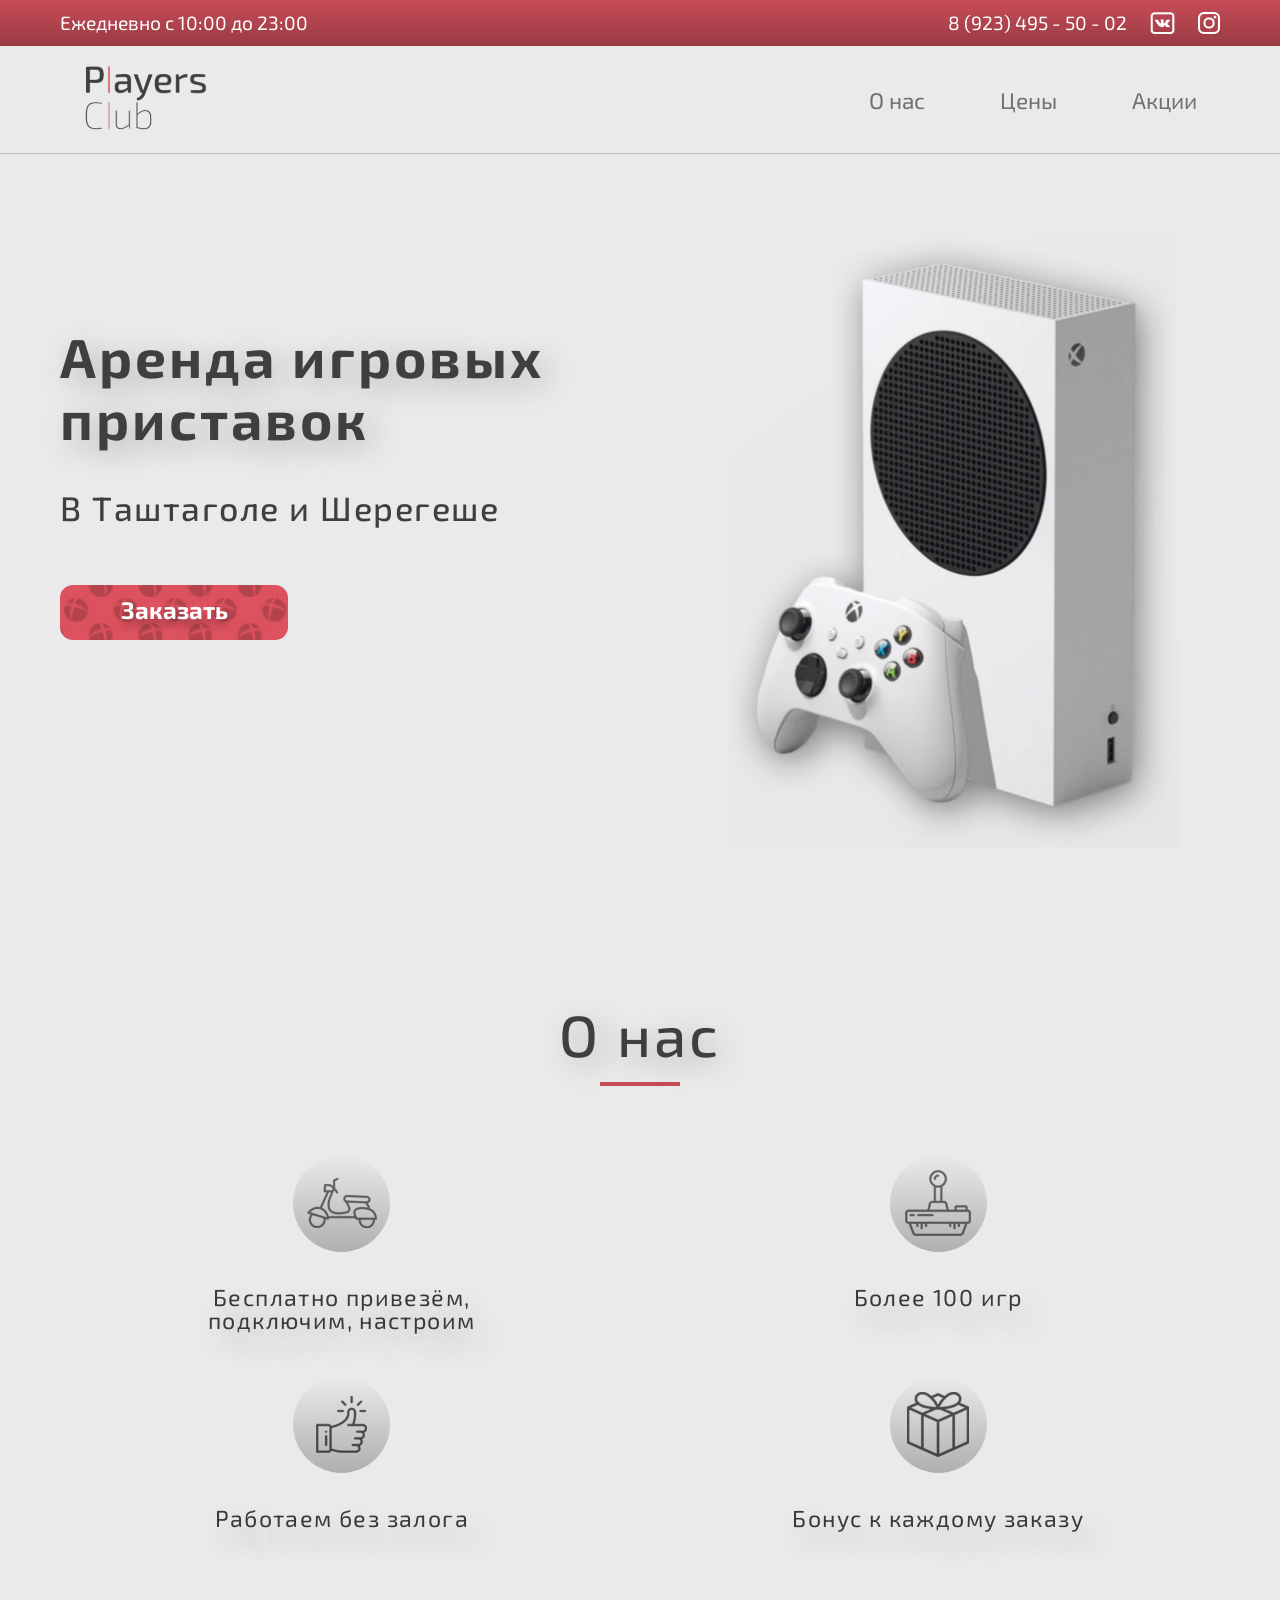
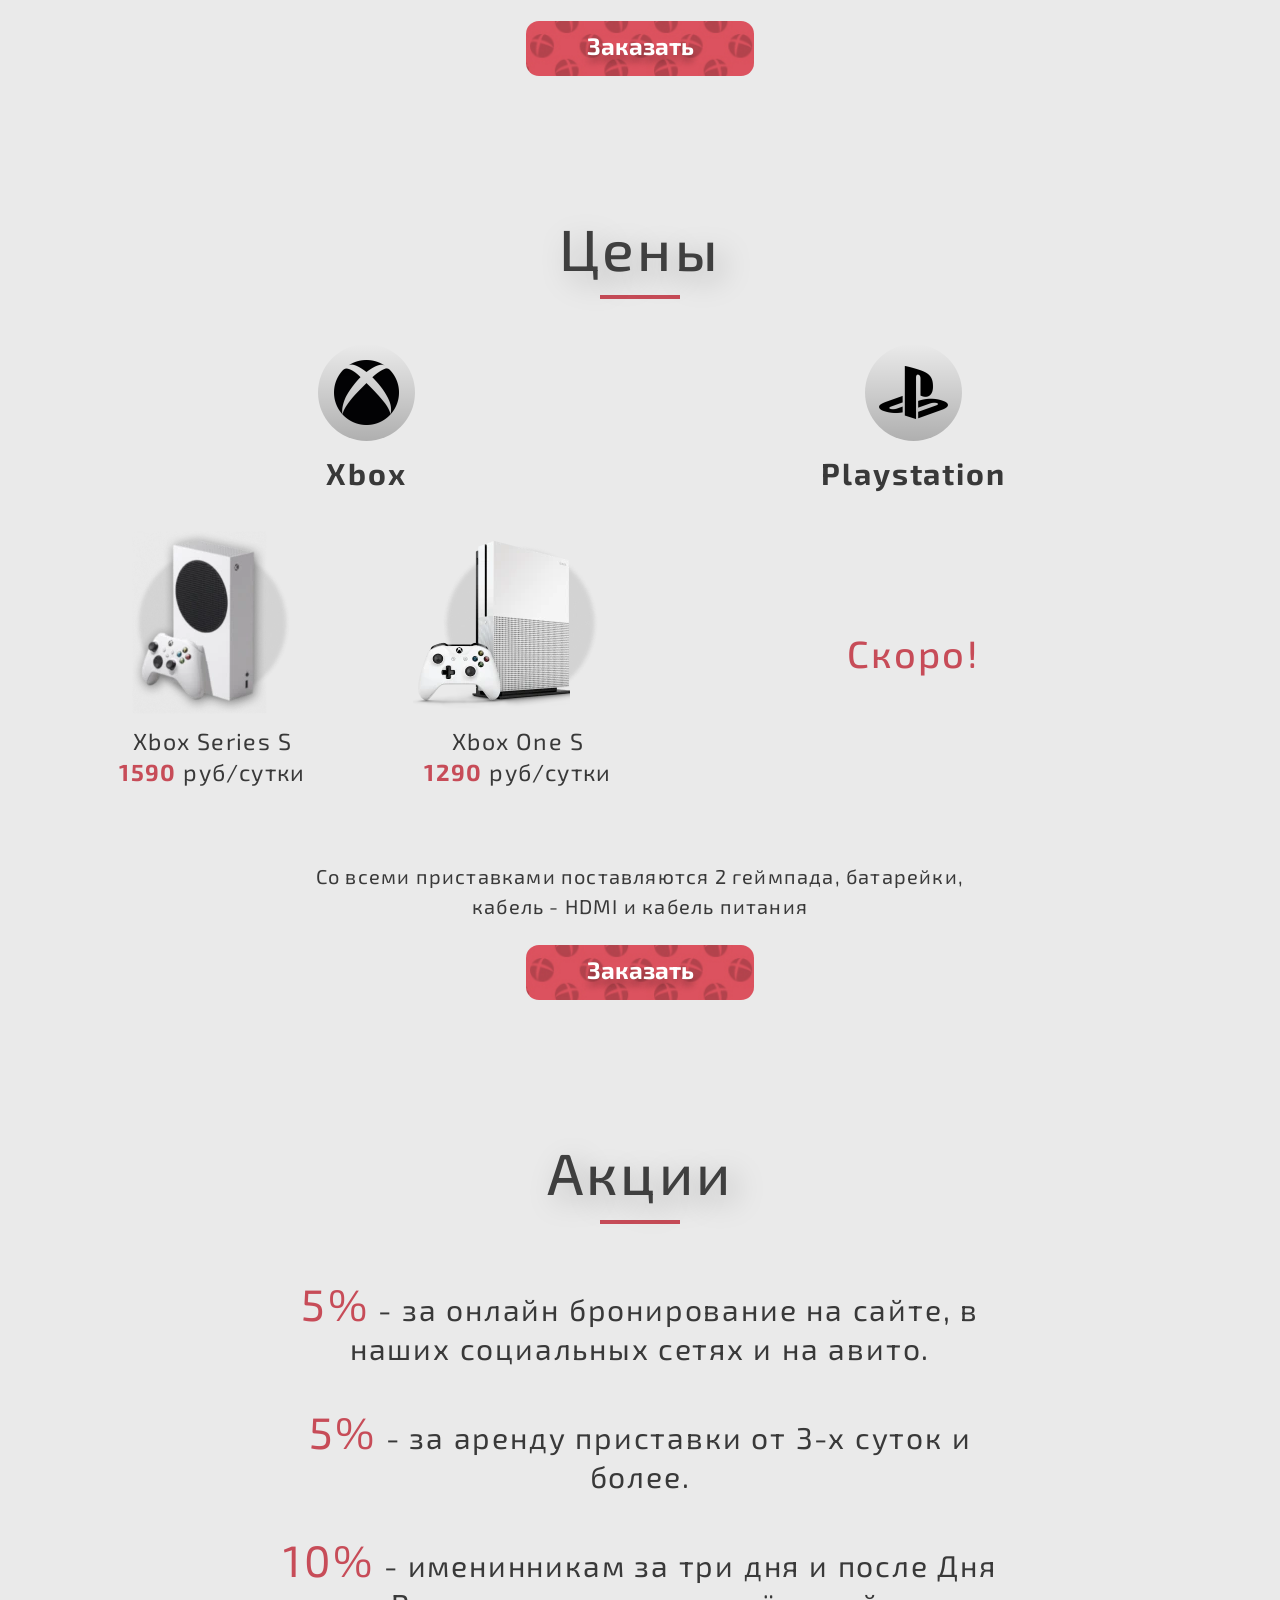
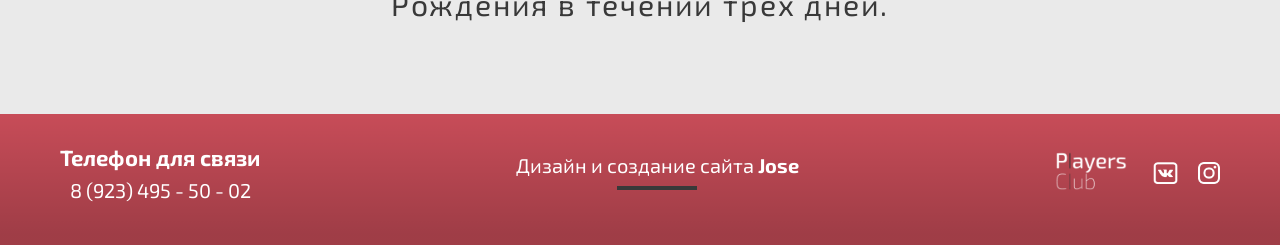
<file: index.html>
<!DOCTYPE html>
<html lang="ru">

<head>
    <meta charset="UTF-8">
    <meta http-equiv="X-UA-Compatible" content="IE=edge">
    <meta name="viewport" content="width=device-width, initial-scale=1.0">
    <link rel="stylesheet" href="css/nullstyle.css">
    <link rel="stylesheet" href="css/style.css">

    <title>Аренда игровых приставок в Таштаголе и Шерегеше</title>
</head>

<body>
    <div class="wrapper">
        <header class="header">
            <div class="header__supheader supheader">
                <div class="supheader__container">
                    <div class="supheader__wrap">
                        <div class="supheader__item">
                            <span class="supheader__time">Ежедневно с 10:00 до 23:00</span>
                        </div>
                        <div class="supheader__item">
                            <a href="tel:+79234955002" class="supheader__phone phone">8 (923) 495 - 50 - 02</a>
                            <div class="supheader__social-items social-items">
                                <a href="https://vk.com/pristavkagesh" class="social-items__link">
                                    <picture class="social-items__picture">
                                        <source class="social-items__source" srcset="img/logo/vk-white.webp"
                                            type="image/webp">
                                        <img class="social-items__image" src="img/logo/vk-white.svg" alt="VK link" />
                                    </picture>
                                </a>
                                <a href="https://instagram.com/players_club_geshtasht?igshid=YmMyMTA2M2Y="
                                    class="social-items__link">
                                    <picture class="social-items__picture">
                                        <source class="social-items__source" srcset="img/logo/inst-white.webp"
                                            type="image/webp">
                                        <img class="social-items__image" src="img/logo/inst-white.svg"
                                            alt="Instagram link" />
                                    </picture>
                                </a>
                            </div>
                        </div>
                    </div>
                </div>
            </div>
            <div class="header__subheader subheader">
                <div class="subheader__container">
                    <div class="subheader__wrap">
                        <div class="subheader__item">
                            <a href="#" class="subheader__logo logo">
                                <picture class="logo__picture">
                                    <source class="logo__source" srcset="img/logo/logo-big.webp" type="image/webp">
                                    <img class="logo__image" src="img/logo/logo-big.svg" alt="Players Club" />
                                </picture>
                            </a>
                        </div>
                        <div class="subheader__item">
                            <div class="subheader__box">
                                <ul class="subheader__list">
                                    <li class="subheader__part">
                                        <a href="#about-us" class="subheader__link">О нас</a>
                                    </li>
                                    <li class="subheader__part">
                                        <a href="#price" class="subheader__link">Цены</a>
                                    </li>
                                    <li class="subheader__part">
                                        <a href="#sale" class="subheader__link">Акции</a>
                                    </li>
                                </ul>
                            </div>
                            <div class="subheader__burger burger">
                                <input id="burger" type="checkbox" class="burger__input">
                                <label for="burger" class="burger__label">
                                    <span class="burger__block">
                                        <span class="burger__item"></span>
                                        <span class="burger__item"></span>
                                        <span class="burger__item"></span>
                                    </span>
                                </label>
                                <ul class="burger__list">
                                    <li class="burger__li">
                                        <a href="#about-us" class="burger__link">О нас</a>
                                    </li>
                                    <li class="burger__li">
                                        <a href="#price" class="burger__link">Цены</a>
                                    </li>
                                    <li class="burger__li">
                                        <a href="#sale" class="burger__link">Акции</a>
                                    </li>
                                </ul>
                            </div>
                        </div>
                    </div>
                </div>
            </div>
        </header>
        <main class="main">
            <div class="main__rent rent">
                <div class="rent__container">
                    <div class="rent__wrap">
                        <div class="rent__text-column">
                            <h1 class="rent__title">Аренда игровых приставок</h1>
                            <h2 class="rent__subtitle">В Таштаголе и Шерегеше</h2>
                            <a href="#popup" class="rent__button button">Заказать</a>
                        </div>
                        <div class="rent__pic-column">
                            <div class="rent__box">
                                <picture class="rent__picture">
                                    <source class="rent__source" srcset="img/content/xbox-big.webp" type="image/webp">
                                    <img class="rent__image" src="img/content/xbox-big.svg" alt="Xbox" />
                                </picture>
                            </div>
                        </div>
                    </div>
                </div>
            </div>
            <div id="about-us" class="main__about-us about-us">
                <div class="about-us__container">
                    <div class="about-us__box">
                        <div class="about-us__head-block head-block">
                            <h2 class="head-block__title">О нас</h2>
                            <div class="head-block__decor"></div>
                        </div>
                        <div class="about-us__wrap">
                            <div class="about-us__item">
                                <div class="about-us__round">
                                    <picture class="about-us__picture">
                                        <source class="about-us__source" srcset="img/logo/scooter.webp"
                                            type="image/webp">
                                        <img class="about-us__image" src="img/logo/scooter.svg" alt="Доставка" />
                                    </picture>
                                </div>
                                <span class="about-us__span">Бесплатно привезём,
                                    подключим, настроим</span>
                            </div>
                            <div class="about-us__item">
                                <div class="about-us__round">
                                    <picture class="about-us__picture">
                                        <source class="about-us__source" srcset="img/logo/joystick.webp"
                                            type="image/webp">
                                        <img class="about-us__image" src="img/logo/joystick.svg"
                                            alt="Больше 100 игр!" />
                                    </picture>
                                </div>
                                <span class="about-us__span">Более 100 игр</span>
                            </div>
                            <div class="about-us__item">
                                <div class="about-us__round">
                                    <picture class="about-us__picture">
                                        <source class="about-us__source" srcset="img/logo/like.webp" type="image/webp">
                                        <img class="about-us__image" src="img/logo/like.svg" alt="Без залога" />
                                    </picture>
                                </div>
                                <span class="about-us__span">Работаем без залога</span>
                            </div>
                            <div class="about-us__item">
                                <div class="about-us__round">
                                    <picture class="about-us__picture">
                                        <source class="about-us__source" srcset="img/logo/gift.webp" type="image/webp">
                                        <img class="about-us__image" src="img/logo/gift.svg" alt="Бонус" />
                                    </picture>
                                </div>
                                <span class="about-us__span">Бонус к каждому заказу</span>
                            </div>
                        </div>
                        <a href="#popup" class="about-us__button button">Заказать</a>
                    </div>
                </div>
            </div>
            <div id="price" class="main__price price">
                <div class="price__container">
                    <div class="price__box">
                        <div class="price__head-block head-block">
                            <h2 class="head-block__title">Цены</h2>
                            <div class="head-block__decor"></div>
                        </div>
                        <div class="price__wrap">
                            <div class="price__item">
                                <div class="price__brand-box">
                                    <div class="price__round">
                                        <picture class="price__picture">
                                            <source class="price__source" srcset="img/logo/xbox.webp" type="image/webp">
                                            <img class="price__image" src="img/logo/xbox.svg" alt="Xbox - логотип" />
                                        </picture>
                                    </div>
                                    <span class="price__span">Xbox</span>
                                </div>
                                <div class="price__console-box console-box">
                                    <div class="console-box__item">
                                        <picture class="console-box__picture">
                                            <source class="console-box__source" srcset="img/content/console-one.webp"
                                                type="image/webp">
                                            <img class="console-box__image" src="img/content/console-one.png"
                                                alt="Xbox Series S" />
                                        </picture>
                                        <div class="console-box__descr">
                                            <span class="console-box__span">Xbox Series S</span>
                                            <span class="console-box__span"><span
                                                    class="console-box__span console-box__span-red">1590</span>
                                                руб/сутки</span>
                                        </div>
                                    </div>
                                    <div class="console-box__item">
                                        <picture class="console-box__picture">
                                            <source class="console-box__source" srcset="img/content/console-two.webp"
                                                type="image/webp">
                                            <img class="console-box__image" src="img/content/console-two.png"
                                                alt="Xbox One S" />
                                        </picture>
                                        <div class="console-box__descr">
                                            <span class="console-box__span">Xbox One S</span>
                                            <span class="console-box__span"><span
                                                    class="console-box__span console-box__span-red">1290</span>
                                                руб/сутки</span>
                                        </div>
                                    </div>
                                </div>
                            </div>
                            <div class="price__item">
                                <div class="price__brand-box">
                                    <div class="price__round">
                                        <picture class="price__picture">
                                            <source class="price__source" srcset="img/logo/ps.webp" type="image/webp">
                                            <img class="price__image" src="img/logo/ps.svg"
                                                alt="PlayStation - логотип" />
                                        </picture>
                                    </div>
                                    <span class="price__span">Playstation</span>
                                </div>
                                <div class="price__sony-box sony-box">
                                    <div class="sony-box__item">
                                        <span class="sony-box__coming-soon">Скоро!</span>
                                    </div>
                                </div>
                            </div>
                        </div>
                        <p class="price__text">Со всеми приставками поставляются 2 геймпада, батарейки, кабель - HDMI и
                            кабель питания</p>
                        <a href="#popup" class="price__button button">Заказать</a>
                    </div>
                </div>
            </div>
            <div id="sale" class="main__sale sale">
                <div class="sale__container">
                    <div class="sale__head-block head-block">
                        <h2 class="head-block__title">Акции</h2>
                        <div class="head-block__decor"></div>
                    </div>
                    <p class="sale__text"><span class="sale__span">5%</span> - за онлайн бронирование на сайте, в наших
                        социальных сетях и на авито.</p>
                    <p class="sale__text"><span class="sale__span">5%</span> - за аренду приставки от 3-х суток и более.
                    </p>
                    <p class="sale__text"><span class="sale__span">10%</span> - именинникам за три дня и после Дня
                        Рождения в течении трёх дней.</p>
                </div>
            </div>
            <div id="popup" class="main__popup popup">
                <div class="popup__body">
                    <div class="popup__wrap">
                        <a href="#" class="popup__close close-popup">X</a>
                        <form action="#" class="popup__form form">
                            <div class="form__item">
                                <div class="form__content">
                                    <label for="name" class="form__label">Ваше Имя</label>
                                    <span class="form__decor">*</span>
                                </div>
                                <input required tabindex="1" name="username" placeholder="Введите ваше имя" id="name"
                                    type="text" class="form__input">
                            </div>
                            <div class="form__item">
                                <div class="form__content">
                                    <label for="number" class="form__label">Номер телефона</label>
                                    <span class="form__decor">*</span>
                                </div>
                                <input required tabindex="2" name="usernumber" placeholder="Введите ваш номер телефона"
                                    id="number" type="text" class="form__input">
                            </div>
                            <div class="form__item">
                                <div class="form__content">
                                    <label for="console" class="form__label">Выберите приставку</label>
                                    <span class="form__decor">*</span>
                                </div>
                                <select required tabindex="3" name="console" placeholder="Выберите приставку"
                                    id="console" type="text" class="form__input">
                                    <option value="Xbox Series S" class="form__option">Xbox Series S</option>
                                    <option value="Xbox One S" class="form__option">Xbox One S</option>
                                </select>
                            </div>
                            <div class="form__item">
                                <div class="form__content">
                                    <label for="day" class="form__label">Количество суток</label>
                                    <span class="form__decor">*</span>
                                </div>
                                <select required tabindex="4" name="day" placeholder="Количество суток" id="day"
                                    type="text" class="form__input">
                                    <option value="1" class="form__option">1</option>
                                    <option value="2" class="form__option">2</option>
                                    <option value="3" class="form__option">3 (скидка от 3-ёх дней)</option>
                                    <option value="4" class="form__option">4</option>
                                    <option value="5" class="form__option">5</option>
                                    <option value="6" class="form__option">6</option>
                                    <option value="7" class="form__option">7</option>
                                    <option value="8" class="form__option">8</option>
                                    <option value="9" class="form__option">9</option>
                                    <option value="10" class="form__option">10</option>
                                    <option value="11" class="form__option">11</option>
                                    <option value="12" class="form__option">12</option>
                                    <option value="13" class="form__option">13</option>
                                    <option value="14" class="form__option">14</option>
                                </select>
                            </div>
                            <div class="form__item">
                                <div class="form__content">
                                    <label for="adress" class="form__label">Ваш адрес</label>
                                    <span class="form__decor">*</span>
                                </div>
                                <input required tabindex="5" name="useradress" placeholder="Введите ваш город и адрес"
                                    id="adress" type="text" class="form__input">
                            </div>
                            <button id="popup" class="form__button" type="submit">Заказать</button>
                        </form>
                    </div>
                </div>
            </div>
            <script type="text/javascript" src="js/script.js"></script>
        </main>
        <footer class="footer">
            <div class="footer__container">
                <div class="footer__wrap">
                    <div class="footer__contact-block">
                        <span class="contact__span">Телефон для связи</span>
                        <a href="tel:+79234955002" class="contact__number">8 (923) 495 - 50 - 02</a>
                    </div>
                    <div class="footer__made-by made-by">
                        <span class="made-by__span">Дизайн и создание сайта <span
                                class="made-by__span made-by__span-big">Jose</span></span>
                        <div class="made-by__decor"></div>
                    </div>
                    <div class="footer__links-block links-block">
                        <a href="#" class="links-block__footer-logo footer-logo">
                            <picture class="footer-logo__picture">
                                <source class="footer-logo__source" srcset="img/logo/logo-footer.webp"
                                    type="image/webp">
                                <img class="footer-logo__image" src="img/logo/logo-footer.svg" alt="Players Club" />
                            </picture>
                        </a>
                        <div class="links-block__social">
                            <a href="https://vk.com/pristavkagesh" class="links-block__logo">
                                <picture class="links-block__picture">
                                    <source class="links-block__source" srcset="img/logo/vk-white.webp"
                                        type="image/webp">
                                    <img class="links-block__image" src="img/logo/vk-white.svg" alt="VK" />
                                </picture>
                            </a>
                            <a href="https://instagram.com/players_club_geshtasht?igshid=YmMyMTA2M2Y="
                                class="links-block__logo">
                                <picture class="links-block__picture">
                                    <source class="links-block__source" srcset="img/logo/inst-white.webp"
                                        type="image/webp">
                                    <img class="links-block__image" src="img/logo/inst-white.svg" alt="Instagram" />
                                </picture>
                            </a>
                        </div>
                    </div>
                </div>
            </div>
        </footer>
    </div>
</body>

</html>
</file>
<file: css/nullstyle.css>
*,
*::before,
*::after {
  -webkit-box-sizing: border-box;
          box-sizing: border-box;
  margin: 0;
  padding: 0;
  border: 0;
}

li {
  list-style: none;
}

a {
  color: inherit;
}

a,
a:visited {
  text-decoration: none;
}

a:hover {
  text-decoration: none;
}

h1,
h2,
h3,
h4,
h5,
h6 {
  font-weight: inherit;
  font-size: inherit;
}

img {
  vertical-align: top;
}

body,
html {
  height: 100%;
  line-height: 1;
}
</file>
<file: css/style.css>
@import url("https://fonts.googleapis.com/css2?family=Exo+2:wght@100;200;300;400;500;600;700;800;900&display=swap");
body {
  font-family: 'Exo 2', sans-serif;
  background: #EAEAEA;
}

body.lock {
  overflow: hidden;
}

.wrapper {
  overflow: hidden;
  min-height: 100%;
  display: -webkit-box;
  display: -ms-flexbox;
  display: flex;
  -webkit-box-orient: vertical;
  -webkit-box-direction: normal;
      -ms-flex-direction: column;
          flex-direction: column;
}

.main {
  -webkit-box-flex: 1;
  -ms-flex-positive: 1;
  flex-grow: 1;
}

[class*="__container"] {
  max-width: 1190px;
  padding: 0 15px;
  margin: 0 auto;
}

@media (max-width: 1199.98px) {
  [class*="__container"] {
    max-width: 980px;
  }
}

@media (max-width: 991.98px) {
  [class*="__container"] {
    max-width: 850px;
  }
}

@media (max-width: 767.98px) {
  [class*="__container"] {
    max-width: none;
  }
}

.header {
  position: relative;
}

.header__supheader {
  min-height: 46px;
  padding: 12px 0;
}

.supheader {
  background: -webkit-gradient(linear, left top, left bottom, from(rgba(0, 0, 0, 0)), to(rgba(0, 0, 0, 0.23))), #C74C58;
  background: -webkit-linear-gradient(top, rgba(0, 0, 0, 0) 0%, rgba(0, 0, 0, 0.23) 100%), #C74C58;
  background: -o-linear-gradient(top, rgba(0, 0, 0, 0) 0%, rgba(0, 0, 0, 0.23) 100%), #C74C58;
  background: linear-gradient(180deg, rgba(0, 0, 0, 0) 0%, rgba(0, 0, 0, 0.23) 100%), #C74C58;
}

.supheader__wrap {
  display: -webkit-box;
  display: -ms-flexbox;
  display: flex;
  -ms-flex-wrap: wrap;
      flex-wrap: wrap;
  -webkit-box-align: center;
      -ms-flex-align: center;
          align-items: center;
  -webkit-box-pack: justify;
      -ms-flex-pack: justify;
          justify-content: space-between;
}

.supheader__item {
  display: -webkit-box;
  display: -ms-flexbox;
  display: flex;
  gap: 23px;
  -webkit-box-align: center;
      -ms-flex-align: center;
          align-items: center;
  -webkit-box-pack: justify;
      -ms-flex-pack: justify;
          justify-content: space-between;
}

.supheader__time {
  font-weight: 400;
  font-size: 20px;
  color: #FFFFFF;
}

.supheader__phone {
  display: -webkit-box;
  display: -ms-flexbox;
  display: flex;
}

.supheader__social-items {
  display: -webkit-box;
  display: -ms-flexbox;
  display: flex;
  -ms-flex-wrap: wrap;
      flex-wrap: wrap;
  gap: 23px;
}

.phone {
  font-weight: 400;
  font-size: 20px;
  color: #FFFFFF;
}

.social-items__image {
  max-width: 25px;
  max-height: 22px;
  width: 100%;
  height: 100%;
}

.subheader {
  min-height: 107px;
  padding: 15px 0 14px 0;
  border-bottom: 1px solid #BEBEBE;
}

.subheader__wrap {
  display: -webkit-box;
  display: -ms-flexbox;
  display: flex;
  -webkit-box-align: center;
      -ms-flex-align: center;
          align-items: center;
  -webkit-box-pack: justify;
      -ms-flex-pack: justify;
          justify-content: space-between;
  padding: 0 23px;
}

.subheader__list {
  display: -webkit-box;
  display: -ms-flexbox;
  display: flex;
  gap: 77px;
}

.subheader__link {
  font-weight: 400;
  font-size: 24px;
  color: #707070;
}

.subheader__burger {
  display: none;
}

.burger__input {
  display: none;
}

.burger__input:checked ~ .burger__list {
  top: 0;
  left: 0;
}

.burger__input:checked + .burger__label {
  position: fixed;
  z-index: 200;
  display: -webkit-box;
  display: -ms-flexbox;
  display: flex;
  top: 2rem;
  right: 5rem;
  -webkit-transform: translateX(50%);
      -ms-transform: translateX(50%);
          transform: translateX(50%);
}

.burger__input:checked ~ .burger__label .burger__block {
  width: 35px;
  height: 34px;
}

.burger__input:checked ~ .burger__label .burger__item {
  background: #fff;
}

.burger__input:checked ~ .burger__label .burger__item:nth-child(1) {
  -webkit-transform: rotate(45deg) translate(25px, 19px) scale(1.5);
      -ms-transform: rotate(45deg) translate(25px, 19px) scale(1.5);
          transform: rotate(45deg) translate(25px, 19px) scale(1.5);
  -webkit-transform-origin: right top;
      -ms-transform-origin: right top;
          transform-origin: right top;
}

.burger__input:checked ~ .burger__label .burger__item:nth-child(2) {
  -webkit-transform: scale(0);
      -ms-transform: scale(0);
          transform: scale(0);
}

.burger__input:checked ~ .burger__label .burger__item:nth-child(3) {
  -webkit-transform: rotate(-43deg) translate(-9px, 12px) scale(1.5);
      -ms-transform: rotate(-43deg) translate(-9px, 12px) scale(1.5);
          transform: rotate(-43deg) translate(-9px, 12px) scale(1.5);
  -webkit-transform-origin: left bottom;
      -ms-transform-origin: left bottom;
          transform-origin: left bottom;
}

.burger__block {
  display: block;
  cursor: pointer;
}

.burger__item {
  display: block;
  width: 30px;
  height: 2px;
  background: #707070;
  -webkit-transition: -webkit-transform 1s;
  transition: -webkit-transform 1s;
  -o-transition: transform 1s;
  transition: transform 1s;
  transition: transform 1s, -webkit-transform 1s;
}

.burger__item:not(:last-child) {
  margin-bottom: 6px;
}

.burger__list {
  position: fixed;
  width: 100vw;
  height: 100%;
  top: -100%;
  left: -100%;
  z-index: 100;
  background: black;
  display: -webkit-box;
  display: -ms-flexbox;
  display: flex;
  -webkit-box-orient: vertical;
  -webkit-box-direction: normal;
      -ms-flex-direction: column;
          flex-direction: column;
  -webkit-box-align: center;
      -ms-flex-align: center;
          align-items: center;
  -webkit-box-pack: center;
      -ms-flex-pack: center;
          justify-content: center;
  -webkit-transition: all 0.3s;
  -o-transition: all 0.3s;
  transition: all 0.3s;
}

.burger__li:not(:last-child) {
  margin-bottom: 75px;
}

.burger__link {
  color: #fff;
  padding: 25px;
}

.logo__image {
  max-width: 136px;
  max-height: 78px;
  width: 100%;
  height: 100%;
}

.main__rent {
  padding: 70px 0 90px 0;
}

.main__about-us {
  padding: 70px 0 70px 0;
}

.main__price {
  padding: 70px 0 70px 0;
}

.main__sale {
  padding: 70px 0 90px 0;
}

.rent__wrap {
  display: -webkit-box;
  display: -ms-flexbox;
  display: flex;
  -webkit-box-pack: justify;
      -ms-flex-pack: justify;
          justify-content: space-between;
  padding-right: 64px;
}

.rent__text-column {
  padding-top: 90px;
  -webkit-box-flex: 0;
      -ms-flex: 0 1 535px;
          flex: 0 1 535px;
}

.rent__title {
  font-weight: 700;
  font-size: 59px;
  line-height: 113%;
  letter-spacing: 0.055em;
  color: #3F3F3F;
  text-shadow: 8px 8px 30px rgba(0, 0, 0, 0.25);
}

.rent__title:not(:last-child) {
  margin-bottom: 44px;
}

.rent__subtitle {
  font-weight: 500;
  font-size: 36px;
  letter-spacing: 0.045em;
  color: #3F3F3F;
}

.rent__subtitle:not(:last-child) {
  margin-bottom: 65px;
}

.rent__button {
  display: block;
}

.rent__pic-column {
  -webkit-box-flex: 0;
      -ms-flex: 0 1 453px;
          flex: 0 1 453px;
}

.rent__box {
  position: relative;
  padding-bottom: 135.7615894039735%;
}

.rent__image {
  position: absolute;
  width: 100%;
  top: 0;
  left: 0;
  height: auto;
  -o-object-fit: cover;
     object-fit: cover;
}

.button {
  font-weight: 700;
  font-size: 24px;
  color: #FFFFFF;
  text-shadow: 0px 7px 6px rgba(0, 0, 0, 0.25);
  background: url("../img/content/button.jpg") center/cover no-repeat;
  max-width: 228px;
  min-height: 55px;
  text-align: center;
  padding: 13px 15px;
  border-radius: 13px;
}

.about-us__box {
  display: -webkit-box;
  display: -ms-flexbox;
  display: flex;
  -webkit-box-orient: vertical;
  -webkit-box-direction: normal;
      -ms-flex-direction: column;
          flex-direction: column;
  -webkit-box-align: center;
      -ms-flex-align: center;
          align-items: center;
}

.about-us__head-block:not(:last-child) {
  margin-bottom: 69px;
}

.about-us__wrap {
  display: -webkit-box;
  display: -ms-flexbox;
  display: flex;
  -ms-flex-wrap: wrap;
      flex-wrap: wrap;
  -webkit-box-pack: center;
      -ms-flex-pack: center;
          justify-content: center;
  margin: 0 -119px;
  padding: 0 102.5px;
  row-gap: 49px;
}

.about-us__wrap:not(:last-child) {
  margin-bottom: 100px;
}

.about-us__item {
  display: -webkit-box;
  display: -ms-flexbox;
  display: flex;
  -webkit-box-orient: vertical;
  -webkit-box-direction: normal;
      -ms-flex-direction: column;
          flex-direction: column;
  -webkit-box-align: center;
      -ms-flex-align: center;
          align-items: center;
  -webkit-box-flex: 1;
      -ms-flex: 1 1 50%;
          flex: 1 1 50%;
  padding: 0 119px;
  vertical-align: top;
}

.about-us__round {
  max-width: 100%;
  max-height: 100%;
  width: 97px;
  height: 97px;
  max-width: 100%;
  max-height: 100%;
  background: -webkit-gradient(linear, left top, left bottom, from(rgba(255, 255, 255, 0)), to(rgba(0, 0, 0, 0.25)));
  background: -webkit-linear-gradient(top, rgba(255, 255, 255, 0) 0%, rgba(0, 0, 0, 0.25) 100%);
  background: -o-linear-gradient(top, rgba(255, 255, 255, 0) 0%, rgba(0, 0, 0, 0.25) 100%);
  background: linear-gradient(180deg, rgba(255, 255, 255, 0) 0%, rgba(0, 0, 0, 0.25) 100%);
  border-radius: 100%;
  display: -webkit-box;
  display: -ms-flexbox;
  display: flex;
  -webkit-box-align: center;
      -ms-flex-align: center;
          align-items: center;
  -webkit-box-pack: center;
      -ms-flex-pack: center;
          justify-content: center;
}

.about-us__round:not(:last-child) {
  margin-bottom: 34px;
}

.about-us__span {
  font-weight: 400;
  font-size: 24px;
  text-align: center;
  letter-spacing: 0.06em;
  color: #393939;
  text-shadow: 10px 15px 30px rgba(0, 0, 0, 0.3);
}

.about-us__button {
  display: block;
  width: 100%;
  height: 100%;
}

.head-block__title {
  font-weight: 500;
  font-size: 63px;
  line-height: 113%;
  letter-spacing: 0.055em;
  color: #3F3F3F;
  text-shadow: 8px 8px 30px rgba(0, 0, 0, 0.25);
}

.head-block__title:not(:last-child) {
  margin-bottom: 14px;
}

.head-block__decor {
  width: 80px;
  height: 4px;
  background: #C74C58;
  margin: 0 auto;
}

.price__head-block:not(:last-child) {
  margin-bottom: 45px;
}

.price__wrap {
  display: -webkit-box;
  display: -ms-flexbox;
  display: flex;
  padding: 0 50px;
  -ms-flex-wrap: wrap;
      flex-wrap: wrap;
  margin: 0 -17px;
  -webkit-box-pack: center;
      -ms-flex-pack: center;
          justify-content: center;
}

.price__wrap:not(:last-child) {
  margin-bottom: 74px;
}

.price__item {
  -webkit-box-flex: 0;
      -ms-flex: 0 1 50%;
          flex: 0 1 50%;
  padding: 0 17px;
  -webkit-box-orient: vertical;
  -webkit-box-direction: normal;
      -ms-flex-direction: column;
          flex-direction: column;
  display: -webkit-box;
  display: -ms-flexbox;
  display: flex;
}

.price__brand-box {
  display: -webkit-box;
  display: -ms-flexbox;
  display: flex;
  -webkit-box-orient: vertical;
  -webkit-box-direction: normal;
      -ms-flex-direction: column;
          flex-direction: column;
  -webkit-box-align: center;
      -ms-flex-align: center;
          align-items: center;
}

.price__brand-box:not(:last-child) {
  margin-bottom: 33px;
}

.price__round {
  max-width: 100%;
  max-height: 100%;
  width: 97px;
  height: 97px;
  max-width: 100%;
  max-height: 100%;
  background: -webkit-gradient(linear, left top, left bottom, from(rgba(255, 255, 255, 0)), to(rgba(0, 0, 0, 0.25)));
  background: -webkit-linear-gradient(top, rgba(255, 255, 255, 0) 0%, rgba(0, 0, 0, 0.25) 100%);
  background: -o-linear-gradient(top, rgba(255, 255, 255, 0) 0%, rgba(0, 0, 0, 0.25) 100%);
  background: linear-gradient(180deg, rgba(255, 255, 255, 0) 0%, rgba(0, 0, 0, 0.25) 100%);
  border-radius: 100%;
  display: -webkit-box;
  display: -ms-flexbox;
  display: flex;
  -webkit-box-align: center;
      -ms-flex-align: center;
          align-items: center;
  -webkit-box-pack: center;
      -ms-flex-pack: center;
          justify-content: center;
}

.price__round:not(:last-child) {
  margin-bottom: 17px;
}

.price__span {
  font-weight: 700;
  font-size: 32px;
  letter-spacing: 0.06em;
  color: #393939;
}

.price__console-box {
  display: -webkit-box;
  display: -ms-flexbox;
  display: flex;
  -webkit-box-orient: horizontal;
  -webkit-box-direction: normal;
      -ms-flex-direction: row;
          flex-direction: row;
  -webkit-box-pack: justify;
      -ms-flex-pack: justify;
          justify-content: space-between;
  -webkit-box-align: center;
      -ms-flex-align: center;
          align-items: center;
}

.price__sony-box {
  display: -webkit-box;
  display: -ms-flexbox;
  display: flex;
  -webkit-box-pack: center;
      -ms-flex-pack: center;
          justify-content: center;
  -webkit-box-align: center;
      -ms-flex-align: center;
          align-items: center;
  max-height: 100%;
  height: 100%;
}

.price__text {
  font-weight: 400;
  font-size: 20px;
  line-height: 150%;
  text-align: center;
  letter-spacing: 0.06em;
  color: #393939;
  max-width: 668px;
  width: 100%;
  margin: 0 auto;
}

.price__text:not(:last-child) {
  margin-bottom: 24px;
}

.price__button {
  display: block;
  -ms-flex-item-align: center;
      -ms-grid-row-align: center;
      align-self: center;
  width: 100%;
  height: 100%;
}

.price__box {
  display: -webkit-box;
  display: -ms-flexbox;
  display: flex;
  -webkit-box-orient: vertical;
  -webkit-box-direction: normal;
      -ms-flex-direction: column;
          flex-direction: column;
}

.head-block__title {
  text-align: center;
}

.head-block__title:not(:last-child) {
  margin-bottom: 14px;
}

.console-box__item {
  display: -webkit-box;
  display: -ms-flexbox;
  display: flex;
  -webkit-box-orient: vertical;
  -webkit-box-direction: normal;
      -ms-flex-direction: column;
          flex-direction: column;
  -webkit-box-align: center;
      -ms-flex-align: center;
          align-items: center;
}

.console-box__descr {
  display: -webkit-box;
  display: -ms-flexbox;
  display: flex;
  -webkit-box-orient: vertical;
  -webkit-box-direction: normal;
      -ms-flex-direction: column;
          flex-direction: column;
}

.console-box__span {
  font-weight: 400;
  font-size: 24px;
  line-height: 130%;
  text-align: center;
  letter-spacing: 0.06em;
  color: #393939;
}

.console-box__span-red {
  font-size: 26px;
  font-weight: 700;
  color: #C74C58;
}

.sony-box__item {
  display: -webkit-box;
  display: -ms-flexbox;
  display: flex;
  -webkit-box-orient: vertical;
  -webkit-box-direction: normal;
      -ms-flex-direction: column;
          flex-direction: column;
  -webkit-box-align: center;
      -ms-flex-align: center;
          align-items: center;
}

.sony-box__coming-soon {
  font-weight: 500;
  font-size: 40px;
  letter-spacing: 0.06em;
  color: #C74C58;
}

.sale__head-block:not(:last-child) {
  margin-bottom: 60px;
}

.sale__text {
  font-size: 32px;
  text-align: center;
  letter-spacing: 0.06em;
  color: #393939;
  max-width: 744px;
  line-height: 130%;
  width: 100%;
  margin: 0 auto;
}

.sale__text:not(:last-child) {
  margin-bottom: 44px;
}

.sale__span {
  font-weight: 400;
  font-size: 48px;
  letter-spacing: 0.06em;
  color: #C74C58;
}

.head-block__title:not(:last-child) {
  margin-bottom: 14px;
}

.footer {
  padding: 32px 0 45px 0;
  background: -webkit-gradient(linear, left top, left bottom, from(rgba(0, 0, 0, 0)), color-stop(91.67%, rgba(0, 0, 0, 0.2))), #C74C58;
  background: -webkit-linear-gradient(top, rgba(0, 0, 0, 0) 0%, rgba(0, 0, 0, 0.2) 91.67%), #C74C58;
  background: -o-linear-gradient(top, rgba(0, 0, 0, 0) 0%, rgba(0, 0, 0, 0.2) 91.67%), #C74C58;
  background: linear-gradient(180deg, rgba(0, 0, 0, 0) 0%, rgba(0, 0, 0, 0.2) 91.67%), #C74C58;
}

.footer__wrap {
  display: -webkit-box;
  display: -ms-flexbox;
  display: flex;
  -webkit-box-pack: justify;
      -ms-flex-pack: justify;
          justify-content: space-between;
  -webkit-box-align: center;
      -ms-flex-align: center;
          align-items: center;
  -ms-flex-wrap: wrap;
      flex-wrap: wrap;
  gap: 30px;
}

.footer__contact-block {
  display: -webkit-box;
  display: -ms-flexbox;
  display: flex;
  -webkit-box-orient: vertical;
  -webkit-box-direction: normal;
      -ms-flex-direction: column;
          flex-direction: column;
}

.footer__made-by {
  display: -webkit-box;
  display: -ms-flexbox;
  display: flex;
  -webkit-box-orient: vertical;
  -webkit-box-direction: normal;
      -ms-flex-direction: column;
          flex-direction: column;
}

.footer__links-block {
  display: -webkit-box;
  display: -ms-flexbox;
  display: flex;
  -webkit-column-gap: 20px;
          column-gap: 20px;
  -webkit-box-align: center;
      -ms-flex-align: center;
          align-items: center;
}

.contact__span {
  font-weight: 700;
  font-size: 22px;
  text-align: center;
  color: #FFFFFF;
}

.contact__span:not(:last-child) {
  margin-bottom: 12px;
}

.contact__number {
  font-weight: 400;
  font-size: 20px;
  color: #FFFFFF;
  text-align: center;
}

.made-by__span {
  font-weight: 400;
  font-size: 20px;
  color: #FFFFFF;
}

.made-by__span:not(:last-child) {
  margin-bottom: 11px;
}

.made-by__span-big {
  font-weight: 700;
  font-size: 20px;
  color: #FFFFFF;
}

.made-by__decor {
  width: 80px;
  height: 4px;
  background: #393939;
  margin: 0 auto;
}

.links-block__image {
  max-width: 25px;
  max-height: 22px;
  width: 100%;
  height: 100%;
  -o-object-fit: contain;
     object-fit: contain;
  -o-object-position: center;
     object-position: center;
}

.links-block__social {
  display: -webkit-box;
  display: -ms-flexbox;
  display: flex;
  -webkit-column-gap: 20px;
          column-gap: 20px;
}

.footer-logo__image {
  max-width: 79px;
  max-height: 45px;
  width: 100%;
  height: 100%;
  -o-object-fit: contain;
     object-fit: contain;
  -o-object-position: center;
     object-position: center;
}

.main__popup {
  position: fixed;
  width: 100%;
  height: 100%;
  background: rgba(0, 0, 0, 0.733);
  top: 0;
  left: 0;
  opacity: 0;
  visibility: hidden;
}

.main__popup_active {
  opacity: 1;
  visibility: visible;
}

.popup__body {
  min-height: 100%;
  display: -webkit-box;
  display: -ms-flexbox;
  display: flex;
  -webkit-box-align: center;
      -ms-flex-align: center;
          align-items: center;
  -webkit-box-pack: center;
      -ms-flex-pack: center;
          justify-content: center;
  padding: 30px 10px;
}

.popup__wrap {
  background: #BEBEBE;
  max-width: 600px;
  padding: 50px 20px;
  border-radius: 25px;
  position: relative;
}

.popup__close {
  font-size: 33px;
  position: absolute;
  right: 10px;
  top: 10px;
}

.form__item:not(:last-child) {
  margin-bottom: 13px;
}

.form__content:not(:last-child) {
  margin-bottom: 13px;
}

.form__label {
  font-weight: 400;
  font-size: 24px;
  letter-spacing: 0.06em;
  color: #393939;
}

.form__label:not(:last-child) {
  margin-bottom: 13px;
}

.form__decor {
  color: #cf3b3b;
  font-size: 18px;
}

.form__input {
  background: #BEBEBE;
  border: 1px solid #525252;
  border-radius: 10px;
  max-width: 297px;
  width: 100%;
  height: 44px;
  padding: 10px;
  font-size: 17px;
  color: #393939;
}

.form__button {
  display: block;
  width: 100%;
  height: 100%;
  font-weight: 700;
  font-size: 24px;
  color: #FFFFFF;
  text-shadow: 0px 7px 6px rgba(0, 0, 0, 0.25);
  background: url("../img/content/button.jpg") center/cover no-repeat;
  max-width: 228px;
  min-height: 55px;
  text-align: center;
  padding: 13px 15px;
  border-radius: 13px;
  margin: 0 auto;
  cursor: pointer;
}

@media (max-width: 1440px) {
  .supheader__time {
    font-size: calc(15px + (20 - 15) * ((100vw - 300px) / (1440 - 300)));
  }
  .phone {
    font-size: calc(15px + (20 - 15) * ((100vw - 300px) / (1440 - 300)));
  }
  .subheader__link {
    font-size: calc(18px + (24 - 18) * ((100vw - 768px) / (1440 - 768)));
  }
  .subheader__list {
    gap: calc(66px + (77 - 66) * ((100vw - 580px) / (1440 - 580)));
  }
  .main__rent {
    padding: calc(50px + (90 - 50) * ((100vw - 673px) / (1440 - 673))) 0 calc(50px + (90 - 50) * ((100vw - 673px) / (1440 - 673))) 0;
  }
  .rent__wrap {
    padding-right: calc(0px + (64 - 0) * ((100vw - 991.98px) / (1440 - 991.98)));
  }
  .rent__text-column {
    padding-top: 90px;
  }
  .rent__title {
    font-size: calc(30px + (59 - 30) * ((100vw - 300px) / (1440 - 300)));
  }
  .rent__title:not(:last-child) {
    margin-bottom: calc(25px + (44 - 25) * ((100vw - 300px) / (1440 - 300)));
  }
  .rent__subtitle {
    font-size: calc(20px + (36 - 20) * ((100vw - 300px) / (1440 - 300)));
  }
  .rent__subtitle:not(:last-child) {
    margin-bottom: calc(35px + (65 - 35) * ((100vw - 300px) / (1440 - 300)));
  }
  .about-us__wrap {
    row-gap: calc(15px + (49 - 15) * ((100vw - 300px) / (1440 - 300)));
  }
  .about-us__wrap:not(:last-child) {
    margin-bottom: calc(30px + (100 - 30) * ((100vw - 300px) / (1440 - 300)));
  }
  .about-us__span {
    font-size: calc(18px + (24 - 18) * ((100vw - 300px) / (1440 - 300)));
  }
  .head-block__title {
    font-size: calc(28px + (63 - 28) * ((100vw - 300px) / (1440 - 300)));
  }
  .sale__text {
    font-size: calc(18px + (32 - 18) * ((100vw - 300px) / (1440 - 300)));
  }
  .sale__span {
    font-size: calc(20px + (48 - 20) * ((100vw - 300px) / (1440 - 300)));
  }
  .price__span {
    font-size: calc(20px + (32 - 20) * ((100vw - 300px) / (1440 - 300)));
  }
  .console-box__span {
    font-size: calc(19px + (24 - 19) * ((100vw - 300px) / (1440 - 300)));
  }
  .sony-box__coming-soon {
    font-size: calc(25px + (40 - 25) * ((100vw - 300px) / (1440 - 300)));
  }
}

@media (max-width: 1199px) {
  .price__wrap {
    padding: 0;
  }
}

@media (max-width: 991.98px) {
  .about-us__wrap {
    padding: 0 calc(21px + (50 - 21) * ((100vw - 300px) / (991.98 - 300)));
    margin: 0;
  }
  .about-us__item {
    padding: 0;
  }
  .price__wrap {
    -webkit-box-pack: center;
        -ms-flex-pack: center;
            justify-content: center;
  }
  .price__console-box {
    -webkit-column-gap: 50px;
            column-gap: 50px;
  }
  .price__item:not(:last-child) {
    margin-bottom: 60px;
  }
}

@media (max-width: 787px) {
  .footer {
    padding: 11px 0 11px 0;
  }
  .footer__wrap {
    -webkit-box-orient: vertical;
    -webkit-box-direction: normal;
        -ms-flex-direction: column;
            flex-direction: column;
    gap: 12px;
  }
  .footer__contact-block {
    -webkit-box-ordinal-group: 2;
        -ms-flex-order: 1;
            order: 1;
  }
  .footer__made-by {
    -webkit-box-ordinal-group: 4;
        -ms-flex-order: 3;
            order: 3;
  }
  .footer__links-block {
    -webkit-box-ordinal-group: 3;
        -ms-flex-order: 2;
            order: 2;
  }
  .made-by__span {
    font-size: calc(15px + (20 - 15) * ((100vw - 300px) / (787 - 300)));
  }
  .made-by__span:not(:last-child) {
    margin-bottom: 11px;
  }
  .made-by__span-big {
    font-size: calc(15px + (20 - 15) * ((100vw - 300px) / (787 - 300)));
  }
  .contact__span {
    font-size: calc(15px + (22 - 15) * ((100vw - 300px) / (787 - 300)));
  }
  .contact__span:not(:last-child) {
    margin-bottom: 12px;
  }
  .contact__number {
    font-size: calc(16px + (20 - 16) * ((100vw - 300px) / (787 - 300)));
  }
}

@media (max-width: 673px) {
  .rent {
    padding: 30px 0 50px 0;
  }
  .rent__wrap {
    -ms-flex-wrap: wrap;
        flex-wrap: wrap;
    -webkit-box-pack: center;
        -ms-flex-pack: center;
            justify-content: center;
    -webkit-box-align: center;
        -ms-flex-align: center;
            align-items: center;
  }
  .rent__text-column {
    -webkit-box-ordinal-group: 3;
        -ms-flex-order: 2;
            order: 2;
    padding-top: 0;
  }
  .rent__pic-column {
    -webkit-box-ordinal-group: 2;
        -ms-flex-order: 1;
            order: 1;
    -webkit-box-flex: 0;
        -ms-flex: 0 1 110px;
            flex: 0 1 110px;
  }
  .rent__title {
    text-align: center;
  }
  .rent__subtitle {
    text-align: center;
  }
  .button {
    max-width: 100%;
  }
  .about-us {
    padding: 30px 0 50px 0;
  }
  .about-us__head-block:not(:last-child) {
    margin-bottom: 45px;
  }
  .about-us__round:not(:last-child) {
    margin-bottom: 20px;
  }
  .price {
    padding: 30px 0 50px 0;
  }
  .price__wrap:not(:last-child) {
    margin-bottom: 45px;
  }
  .price__item:not(:last-child) {
    margin-bottom: 45px;
  }
  .sale {
    padding: 30px 0 50px 0;
  }
  .sale__head-block:not(:last-child) {
    margin-bottom: 45px;
  }
  .sale__text:not(:last-child) {
    margin-bottom: 25px;
  }
}

@media (max-width: 581px) {
  .supheader__wrap {
    -webkit-box-orient: vertical;
    -webkit-box-direction: normal;
        -ms-flex-direction: column;
            flex-direction: column;
    gap: 15px;
  }
  .subheader__list {
    display: none;
  }
  .subheader__burger {
    display: block;
  }
  .subheader__wrap {
    padding: 0 0;
  }
  .burger__link {
    font-size: calc(30px + (40 - 30) * ((100vw - 300px) / (581 - 300)));
  }
  .about-us__wrap {
    -webkit-column-gap: 10px;
            column-gap: 10px;
  }
}

@media (max-width: 471px) {
  .price__console-box {
    -ms-flex-wrap: wrap;
        flex-wrap: wrap;
  }
  .price__text {
    font-size: 18px;
  }
}
</file>
